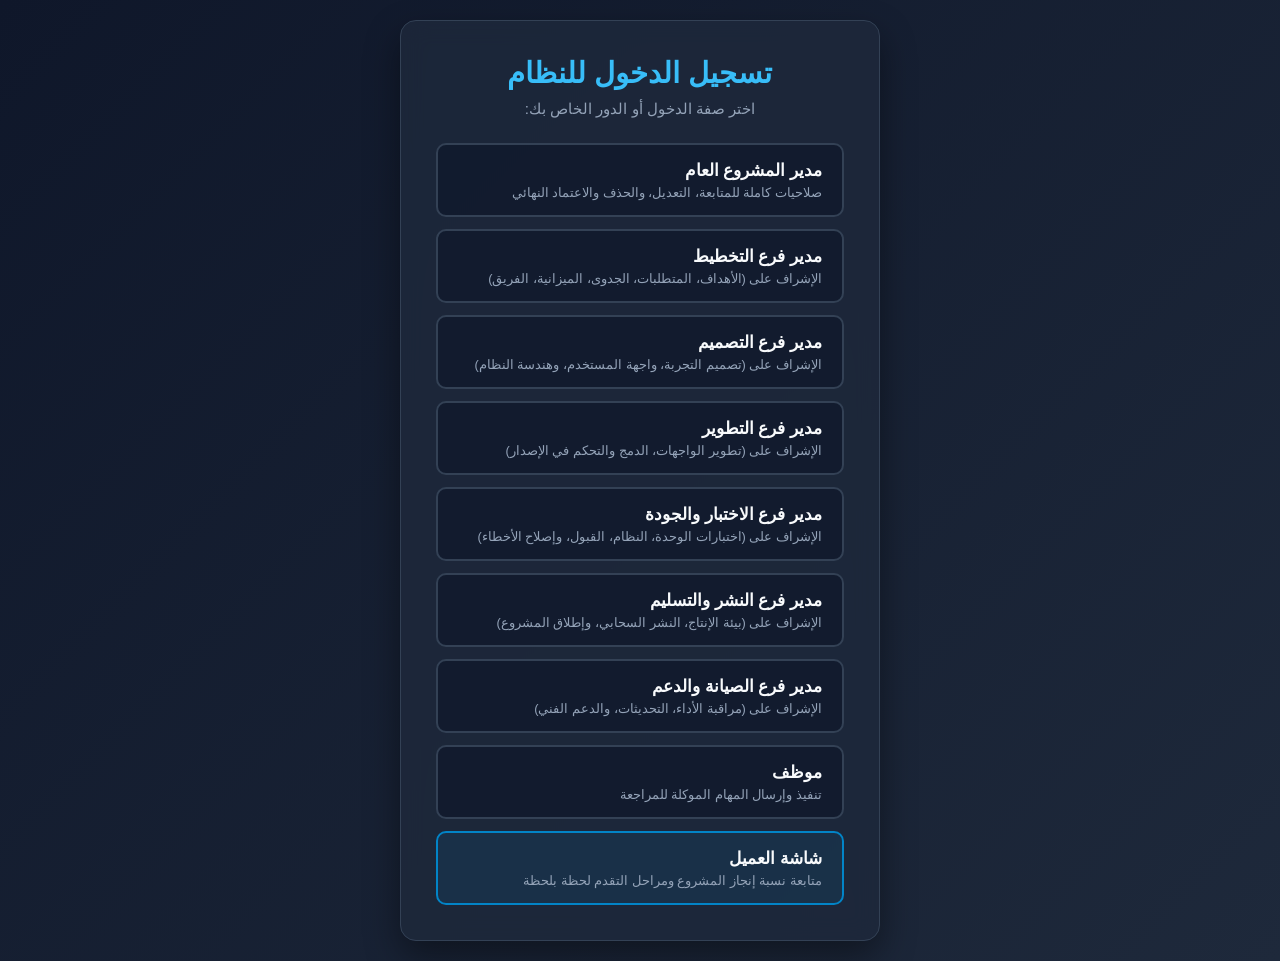
<file: login.html>
<!DOCTYPE html>
<html lang="ar" dir="rtl">
<head>
    <meta charset="UTF-8">
    <meta name="viewport" content="width=device-width, initial-scale=1.0">
    <title>تسجيل الدخول - نظام إدارة المشاريع البرمجية</title>
    <link rel="stylesheet" href="login.css">
</head>
<body>

    <div class="login-container">
        <h2>تسجيل الدخول للنظام</h2>
        <p>اختر صفة الدخول أو الدور الخاص بك:</p>
        
        <div class="role-cards">
            <div class="role-card" onclick="loginAs('pm', 'مدير المشروع العام')">
                <h3>مدير المشروع العام</h3>
                <p>صلاحيات كاملة للمتابعة، التعديل، والحذف والاعتماد النهائي</p>
            </div>
            
            <div class="role-card" onclick="loginAs('sub_pm_1', 'مدير فرع التخطيط')">
                <h3>مدير فرع التخطيط</h3>
                <p>الإشراف على (الأهداف، المتطلبات، الجدوى، الميزانية، الفريق)</p>
            </div>

            <div class="role-card" onclick="loginAs('sub_pm_2', 'مدير فرع التصميم')">
                <h3>مدير فرع التصميم</h3>
                <p>الإشراف على (تصميم التجربة، واجهة المستخدم، وهندسة النظام)</p>
            </div>

            <div class="role-card" onclick="loginAs('sub_pm_3', 'مدير فرع التطوير')">
                <h3>مدير فرع التطوير</h3>
                <p>الإشراف على (تطوير الواجهات، الدمج والتحكم في الإصدار)</p>
            </div>

            <div class="role-card" onclick="loginAs('sub_pm_4', 'مدير فرع الاختبار والجودة')">
                <h3>مدير فرع الاختبار والجودة</h3>
                <p>الإشراف على (اختبارات الوحدة، النظام، القبول، وإصلاح الأخطاء)</p>
            </div>

            <div class="role-card" onclick="loginAs('sub_pm_5', 'مدير فرع النشر والتسليم')">
                <h3>مدير فرع النشر والتسليم</h3>
                <p>الإشراف على (بيئة الإنتاج، النشر السحابي، وإطلاق المشروع)</p>
            </div>

            <div class="role-card" onclick="loginAs('sub_pm_6', 'مدير فرع الصيانة والدعم')">
                <h3>مدير فرع الصيانة والدعم</h3>
                <p>الإشراف على (مراقبة الأداء، التحديثات، والدعم الفني)</p>
            </div>
            
            <div class="role-card" onclick="loginAs('dev', 'موظف تنفيذي')">
                <h3>موظف</h3>
                <p>تنفيذ وإرسال المهام الموكلة للمراجعة</p>
            </div>
            
            <div class="role-card client-card" onclick="loginAs('client', 'شاشة العميل')">
                <h3>شاشة العميل</h3>
                <p>متابعة نسبة إنجاز المشروع ومراحل التقدم لحظة بلحظة</p>
            </div>
        </div>
    </div>

    <script>
        function loginAs(roleKey, roleName) {
            localStorage.setItem('current_user_role', roleKey);
            localStorage.setItem('current_user_name', roleName);
            window.location.href = 'index.html';
        }
    </script>
</body>
</html>
</file>
<file: login.css>
* {
    box-sizing: border-box;
    margin: 0;
    padding: 0;
    font-family: 'Segoe UI', Tahoma, Arial, sans-serif;
}

body {
    background: linear-gradient(135deg, #0f172a 0%, #1e293b 100%);
    color: #fff;
    min-height: 100vh;
    display: flex;
    align-items: center;
    justify-content: center;
    padding: 20px;
}

.login-container {
    background: rgba(30, 41, 59, 0.85);
    border: 1px solid #334155;
    padding: 35px;
    border-radius: 16px;
    max-width: 480px;
    width: 100%;
    text-align: center;
    backdrop-filter: blur(12px);
    box-shadow: 0 15px 35px rgba(0, 0, 0, 0.4);
}

.login-container h2 {
    color: #38bdf8;
    margin-bottom: 10px;
    font-size: 1.8rem;
}

.login-container p {
    color: #94a3b8;
    margin-bottom: 25px;
    font-size: 0.95rem;
}

.role-cards {
    display: flex;
    flex-direction: column;
    gap: 12px;
}

.role-card {
    background: rgba(15, 23, 42, 0.7);
    border: 2px solid #334155;
    padding: 15px 20px;
    border-radius: 10px;
    cursor: pointer;
    transition: all 0.3s ease;
    text-align: right;
}

.role-card:hover {
    border-color: #38bdf8;
    transform: translateY(-3px);
    background: rgba(30, 41, 59, 0.9);
    box-shadow: 0 5px 15px rgba(56, 189, 248, 0.2);
}

.client-card {
    border-color: #0284c7;
    background: rgba(2, 132, 199, 0.1);
}

.role-card h3 {
    font-size: 1.05rem;
    color: #f8fafc;
    margin-bottom: 4px;
}

.role-card p {
    font-size: 0.8rem;
    color: #94a3b8;
    margin: 0;
}
</file>
